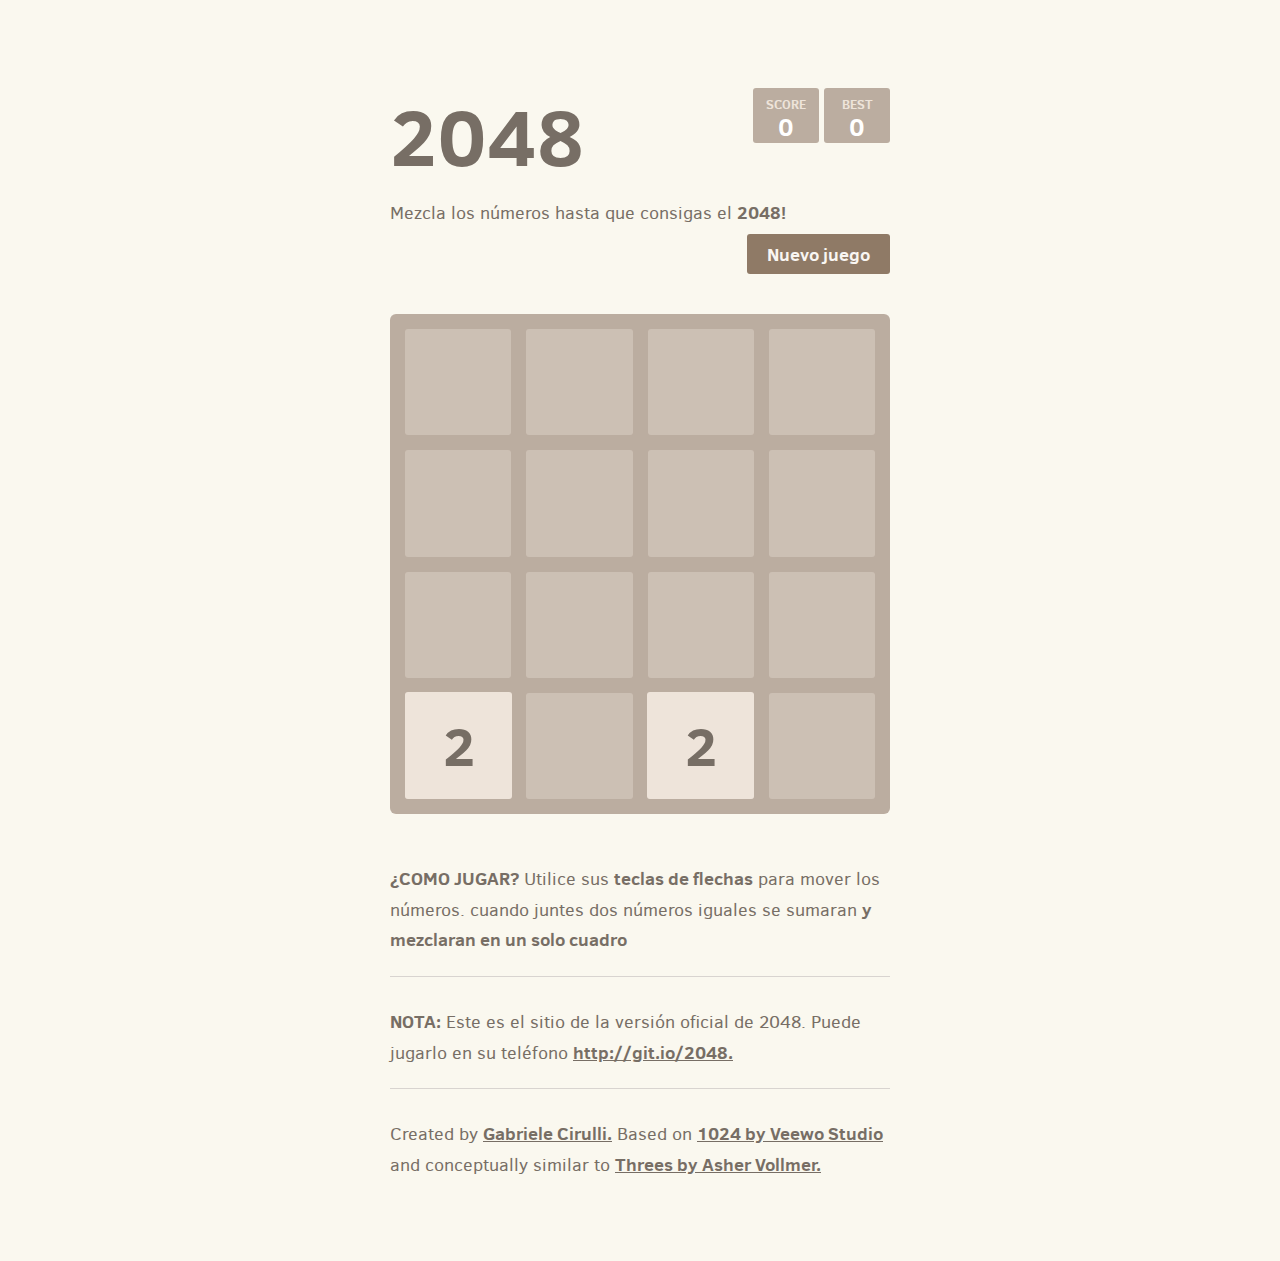
<file: games/2048/index.html>
<!DOCTYPE html>
<html>
<head>
  <meta charset="utf-8">
  <title>2048</title>

  <link href="style/main.css" rel="stylesheet" type="text/css">
  <link rel="shortcut icon" href="favicon.ico">
  <link rel="apple-touch-icon" href="meta/apple-touch-icon.png">
  <link rel="apple-touch-startup-image" href="meta/apple-touch-startup-image-640x1096.png" media="(device-width: 320px) and (device-height: 568px) and (-webkit-device-pixel-ratio: 2)"> <!-- iPhone 5+ -->
  <link rel="apple-touch-startup-image" href="meta/apple-touch-startup-image-640x920.png"  media="(device-width: 320px) and (device-height: 480px) and (-webkit-device-pixel-ratio: 2)"> <!-- iPhone, retina -->
  <meta name="apple-mobile-web-app-capable" content="yes">
  <meta name="apple-mobile-web-app-status-bar-style" content="black">

  <meta name="HandheldFriendly" content="True">
  <meta name="MobileOptimized" content="320">
  <meta name="viewport" content="width=device-width, target-densitydpi=160dpi, initial-scale=1.0, maximum-scale=1, user-scalable=no, minimal-ui">
</head>
<body>
  <div class="container">
    <div class="heading">
      <h1 class="title">2048</h1>
      <div class="scores-container">
        <div class="score-container">0</div>
        <div class="best-container">0</div>
      </div>
    </div>

    <div class="above-game">
      <p class="game-intro">Mezcla los números hasta que consigas el <strong>2048!</strong></p>
      <a class="restart-button">Nuevo juego</a>
    </div>

    <div class="game-container">
      <div class="game-message">
        <p></p>
        <div class="lower">
	        <a class="keep-playing-button">Keep going</a>
          <a class="retry-button">Reintentar</a>
        </div>
      </div>

      <div class="grid-container">
        <div class="grid-row">
          <div class="grid-cell"></div>
          <div class="grid-cell"></div>
          <div class="grid-cell"></div>
          <div class="grid-cell"></div>
        </div>
        <div class="grid-row">
          <div class="grid-cell"></div>
          <div class="grid-cell"></div>
          <div class="grid-cell"></div>
          <div class="grid-cell"></div>
        </div>
        <div class="grid-row">
          <div class="grid-cell"></div>
          <div class="grid-cell"></div>
          <div class="grid-cell"></div>
          <div class="grid-cell"></div>
        </div>
        <div class="grid-row">
          <div class="grid-cell"></div>
          <div class="grid-cell"></div>
          <div class="grid-cell"></div>
          <div class="grid-cell"></div>
        </div>
      </div>

      <div class="tile-container">

      </div>
    </div>

    <p class="game-explanation">
      <strong class="important">¿Como Jugar?</strong> Utilice sus <strong>teclas de flechas</strong> para mover los números. cuando juntes dos números iguales se sumaran <strong>y mezclaran en un solo cuadro</strong>
    </p>
    <hr>
    <p>
    <strong class="important">Nota:</strong> Este es el sitio de la versión oficial de 2048. Puede jugarlo en su teléfono <a href="http://git.io/2048">http://git.io/2048.</a> 
    </p>
    <hr>
    <p>
    Created by <a href="http://gabrielecirulli.com" target="_blank">Gabriele Cirulli.</a> Based on <a href="https://itunes.apple.com/us/app/1024!/id823499224" target="_blank">1024 by Veewo Studio</a> and conceptually similar to <a href="http://asherv.com/threes/" target="_blank">Threes by Asher Vollmer.</a>
    </p>
  </div>

  <script src="js/bind_polyfill.js"></script>
  <script src="js/classlist_polyfill.js"></script>
  <script src="js/animframe_polyfill.js"></script>
  <script src="js/keyboard_input_manager.js"></script>
  <script src="js/html_actuator.js"></script>
  <script src="js/grid.js"></script>
  <script src="js/tile.js"></script>
  <script src="js/local_storage_manager.js"></script>
  <script src="js/game_manager.js"></script>
  <script src="js/application.js"></script>
</body>
</html>
</file>
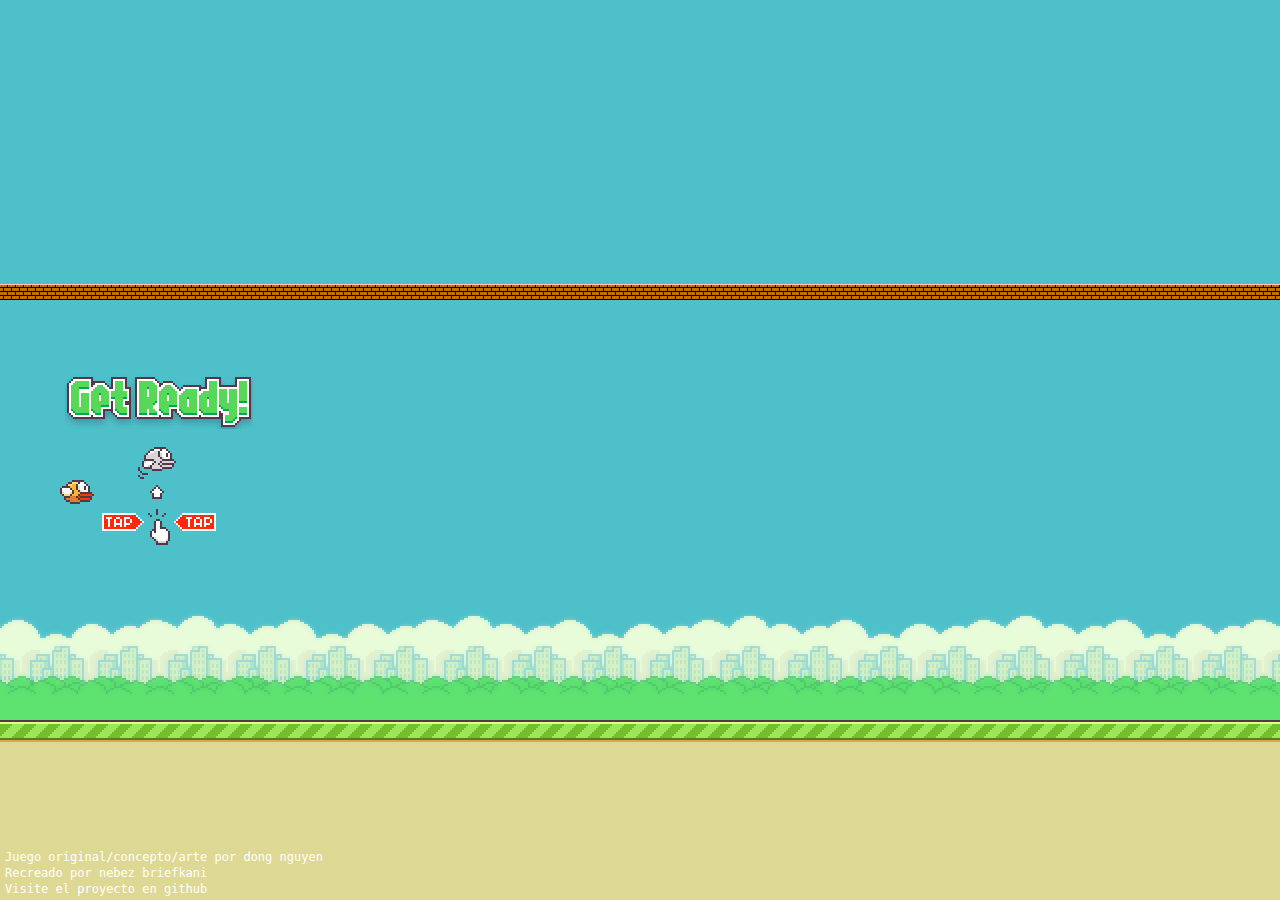
<file: games/flappy_bird/index.html>
<!DOCTYPE html>
<html lang="en">
<!--
   Copyright 2014 Nebez Briefkani
   floppybird - index.html

   Licensed under the Apache License, Version 2.0 (the "License");
   you may not use this file except in compliance with the License.
   You may obtain a copy of the License at

       http://www.apache.org/licenses/LICENSE-2.0

   Unless required by applicable law or agreed to in writing, software
   distributed under the License is distributed on an "AS IS" BASIS,
   WITHOUT WARRANTIES OR CONDITIONS OF ANY KIND, either express or implied.
   See the License for the specific language governing permissions and
   limitations under the License.
-->

   <head>
      <title>Floppy Bird</title>
      <link rel="shortcut icon" href="favicon.ico">
      <meta http-equiv="content-type" content="text/html; charset=utf-8" />
      <meta name="author" content="Nebez Briefkani" />
      <meta name="description" content="play floppy bird. a remake of popular game flappy bird using just html/css/js" />
      <meta name="keywords" content="flappybird,flappy,bird,floppybird,floppy,html,html5,css,css3,js,javascript,jquery,github,nebez,briefkani,nebezb,open,source,opensource" />
      <meta name="viewport" content="width=device-width, initial-scale=1.0, maximum-scale=1.0, user-scalable=0" />

      <!-- Open Graph tags -->
      <meta property="og:title" content="Floppy Bird" />
      <meta property="og:description" content="play floppy bird. a remake of popular game flappy bird using just html/css/js" />
      <meta property="og:type" content="website" />
      <meta property="og:image" content="http://nebez.github.io/floppybird/assets/thumb.png" />
      <meta property="og:url" content="http://nebez.github.io/floppybird/" />
      <meta property="og:site_name" content="Floppy Bird" />
      
      <!-- Style sheets -->
      <link href="css/reset.css" rel="stylesheet">
      <link href="css/main.css" rel="stylesheet">
   </head>
   <body>
      <div id="gamecontainer">
         <div id="gamescreen">
            <div id="sky" class="animated">
               <div id="flyarea">
                  <div id="ceiling" class="animated"></div>
                  <!-- This is the flying and pipe area container -->
                  <div id="player" class="bird animated"></div>
                  
                  <div id="bigscore"></div>
                  
                  <div id="splash"></div>
                  
                  <div id="scoreboard">
                     <div id="medal"></div>
                     <div id="currentscore"></div>
                     <div id="highscore"></div>
                     <div id="replay"><img src="assets/replay.png" alt="replay"></div>
                  </div>
                  
                  <!-- Pipes go here! -->
               </div>
            </div>
            <div id="land" class="animated"><div id="debug"></div></div>
         </div>
      </div>
      <div id="footer">
         <a href="http://www.dotgears.com/">Juego original/concepto/arte por dong nguyen</a>
         <a href="http://nebezb.com/">Recreado por nebez briefkani</a>
         <a href="http://github.com/nebez/floppybird/">Visite el proyecto en github</a>
      </div>
      <div class="boundingbox" id="playerbox"></div>
      <div class="boundingbox" id="pipebox"></div>
      
      <script src="js/jquery.min.js"></script>
      <script src="js/jquery.transit.min.js"></script>
      <script src="js/buzz.min.js"></script>
      <script src="js/main.js"></script>
   </body>
</html>
</file>
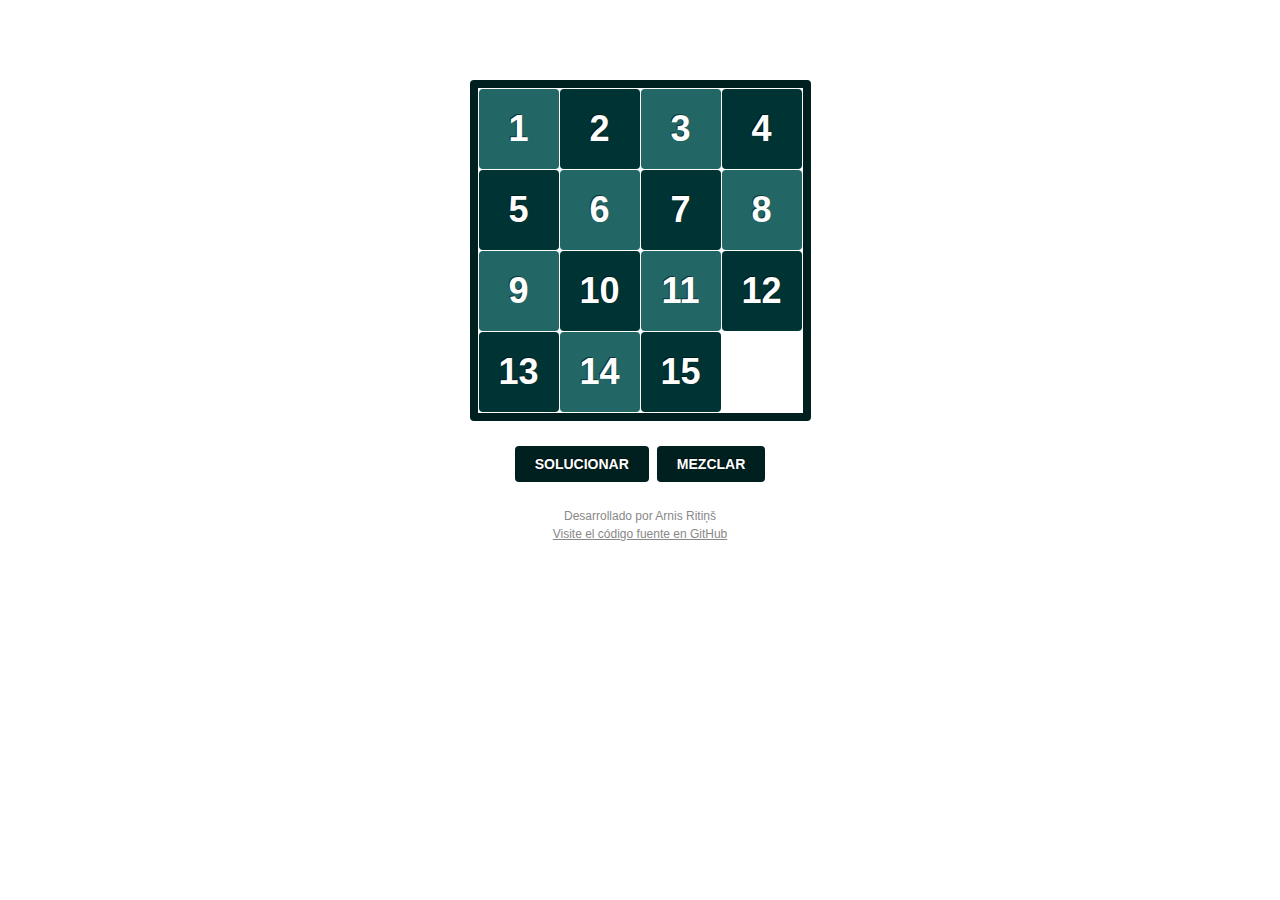
<file: games/puzzle/index.html>
<!DOCTYPE html>
<html>
<head>
	
	<meta charset="utf-8">
	<title>Organiador númerico</title>
	<link rel="shortcut icon" href="favicon.ico">
	<link rel="stylesheet" href="15-puzzle.css">
</head>
<body>
	<div id="puzzle"></div>
	<div id="controls">
		<button id="solve">Solucionar</button>		
		<button id="scramble">Mezclar</button>
	</div>
	
	<p>Desarrollado por Arnis Ritiņš</p>
	<p><a href="https://github.com/arnisritins/15-Puzzle">Visite el código fuente en GitHub</a></p>

	<script src="15-puzzle.js"></script>
</body>
</html>
</file>
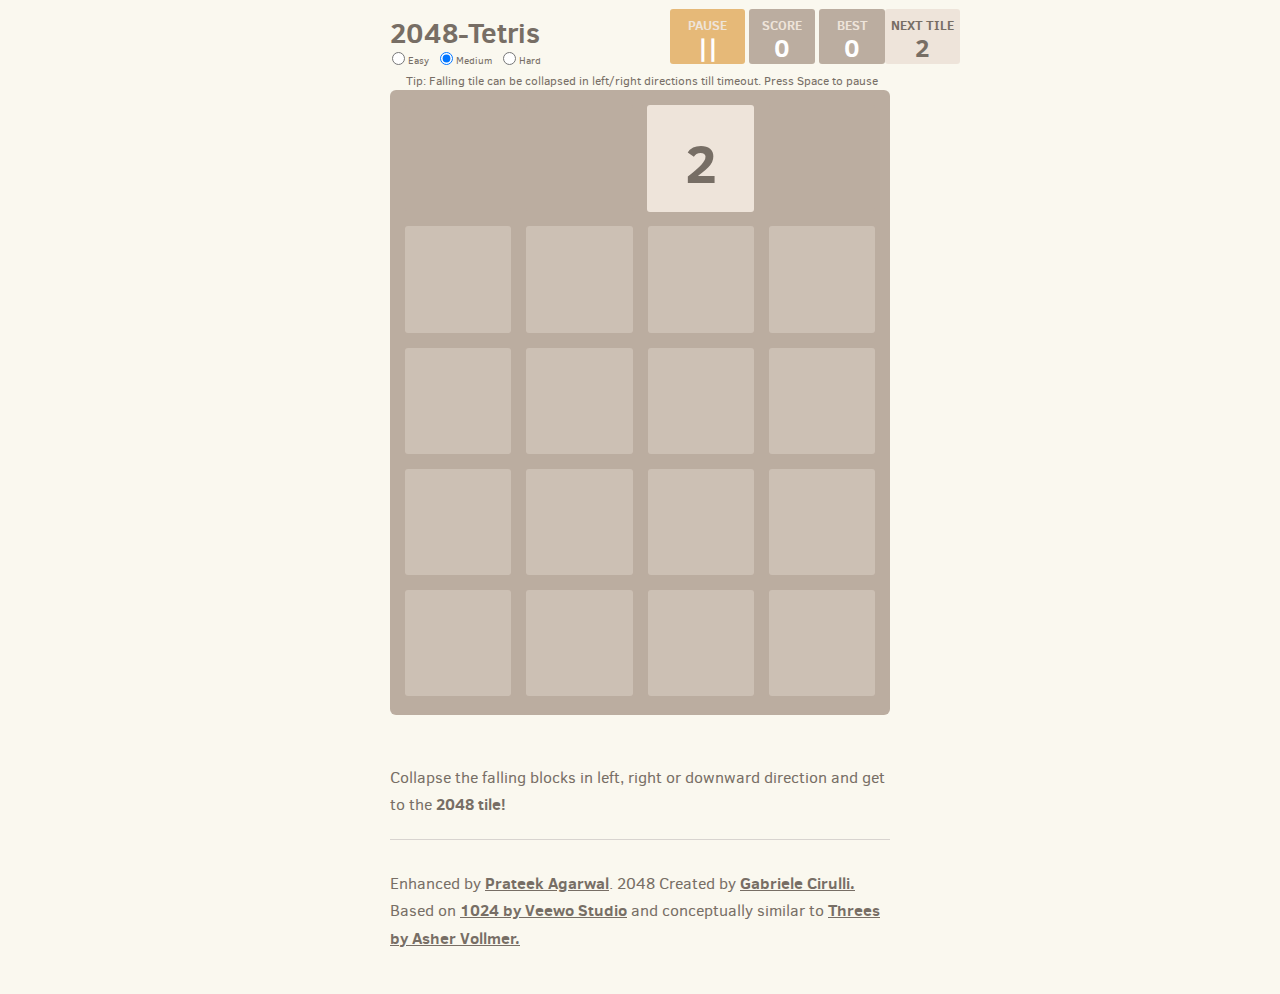
<file: games/tetris_2048/index.html>
<!DOCTYPE html>
<html>
<head>
  <meta charset="utf-8">
  <title>2048-Tetris</title>

  <link href="style/main.css" rel="stylesheet" type="text/css">
  <link rel="shortcut icon" href="favicon.ico">
  <link rel="apple-touch-icon" href="meta/apple-touch-icon.png">
  <meta name="apple-mobile-web-app-capable" content="yes">

  <meta name="HandheldFriendly" content="True">
  <meta name="MobileOptimized" content="320">
  <meta name="viewport" content="width=device-width, target-densitydpi=160dpi, initial-scale=1.0, maximum-scale=1, user-scalable=no, minimal-ui">

  <meta property="og:title" content="2048 Tetris"/>
  <meta property="og:site_name" content="2048 Tetris"/>
  <meta property="og:description" content="2048 with the awesomeness of Tetris! Careful: this game is extremely addictive!"/>
  <meta property="og:image" content="http://gabrielecirulli.github.io/2048/meta/og_image.png"/>
</head>
<!-- body starts here-->
<body>
  <div class="next-tile-container"></div>
  <div class="container">
    <div class="heading">
      <h1 class="title">2048-Tetris</h1>
      <div class="scores-container">
        <div class="pause-container" onclick="pause();" id = "Pause" title="Spacebar">||</div>
        <div class="score-container">0</div>
        <div class="best-container">0</div>
      </div>
      <div class="levels-container">
        <input type="radio" onclick="setLevel(0)" value="Easy" name="level" id="levele">
        <label for="levele">Easy</label>
        <input type="radio" onclick="setLevel(1)" value="Medium" name="level" id="levelm" checked>
        <label for="levelm">Medium</label>
        <input type="radio" onclick="setLevel(2)" value="Hard" name="level" id="levelh">
        <label for="levelh">Hard</label>
      </div>
        <!-- <input type="button" style="margin:10px" onclick="pause();" value="Pause" id="Pause"> -->
    </div>
    <span style="font-size: 12px; padding-left: 16px">
    Tip: Falling tile can be collapsed in left/right directions till timeout. Press Space to pause</span>
    <div class="game-container">
      <div class="game-message">
        <p></p>
        <div class="lower">
	        <a class="keep-playing-button">Keep going</a>
          <a class="retry-button">Try again</a>
          <div class="score-sharing"></div>
        </div>
      </div>

      <div class="grid-container">
        <div class="grid-row">
          <div class="grid-cell invi"></div>
          <div class="grid-cell invi"></div>
          <div class="grid-cell invi"></div>
          <div class="grid-cell invi"></div>
        </div>
        <div class="grid-row">
          <div class="grid-cell"></div>
          <div class="grid-cell"></div>
          <div class="grid-cell"></div>
          <div class="grid-cell"></div>
        </div>
        <div class="grid-row">
          <div class="grid-cell"></div>
          <div class="grid-cell"></div>
          <div class="grid-cell"></div>
          <div class="grid-cell"></div>
        </div>
        <div class="grid-row">
          <div class="grid-cell"></div>
          <div class="grid-cell"></div>
          <div class="grid-cell"></div>
          <div class="grid-cell"></div>
        </div>
        <div class="grid-row">
          <div class="grid-cell"></div>
          <div class="grid-cell"></div>
          <div class="grid-cell"></div>
          <div class="grid-cell"></div>
        </div>
      </div>

      <div class="tile-container">

      </div>
    </div>

    <p class="game-explanation">
        <p class="game-intro">Collapse the falling blocks in left, right or downward direction and get to the <strong>2048 tile!</strong></p>
    </p>
    <hr>
    <p>
    Enhanced by <a href="http://github.com/prat0318" target="_blank">Prateek Agarwal</a>. 2048 Created by <a href="http://gabrielecirulli.com" target="_blank">Gabriele Cirulli.</a> Based on <a href="https://itunes.apple.com/us/app/1024!/id823499224" target="_blank">1024 by Veewo Studio</a> and conceptually similar to <a href="http://asherv.com/threes/" target="_blank">Threes by Asher Vollmer.</a>
    </p>
    <div class="sharing">
      <iframe src="http://ghbtns.com/github-btn.html?user=prat0318&repo=2048-tetris&type=watch"
      allowtransparency="true" frameborder="0" scrolling="0" width="62" height="20"></iframe>
      <iframe src="http://ghbtns.com/github-btn.html?user=prat0318&repo=2048-tetris&type=fork"
        allowtransparency="true" frameborder="0" scrolling="0" width="53" height="20"></iframe>
    </div>
  </div>

  <script type='text/javascript' > 
    window.timeOut = 700; 
    window.autoFall = null;
    window.moveObj = null;
    window.trySlideDown = null;
    window.EASY = 0.95;
    window.MEDIUM = 0.90;
    window.HARD = 0.85;
    window.FACTOR = window.MEDIUM;
  </script>
  <script src="js/animframe_polyfill.js"></script>
  <script src="js/keyboard_input_manager.js"></script>
  <script src="js/html_actuator.js"></script>
  <script src="js/grid.js"></script>
  <script src="js/tile.js"></script>
  <script src="js/local_score_manager.js"></script>
  <script src="js/game_manager.js"></script>
  <script src="js/application.js"></script>

<script>
  (function(i,s,o,g,r,a,m){i['GoogleAnalyticsObject']=r;i[r]=i[r]||function(){
  (i[r].q=i[r].q||[]).push(arguments)},i[r].l=1*new Date();a=s.createElement(o),
  m=s.getElementsByTagName(o)[0];a.async=1;a.src=g;m.parentNode.insertBefore(a,m)
  })(window,document,'script','//www.google-analytics.com/analytics.js','ga');

  ga('create', 'UA-49179912-1', 'prat0318.github.io');
  ga('send', 'pageview');

</script>
<script>
  function pause() {
    var elem = document.getElementById("Pause");
    if(elem.innerHTML == "||") {
     window.clearTimeout(window.autoFall);
      elem.innerHTML = "&#9658;";
      elem.setAttribute('class','pause-container paused');
    } else {
      window.autoFall = setTimeout(function(){window.moveObj.move(4);}, window.timeOut);
      elem.innerHTML = "||";
      elem.setAttribute('class','pause-container');
    }
  }

  function setLevel(val) {
    switch(val) {
      case 0: window.FACTOR = window.EASY;
              break;
      case 2: window.FACTOR = window.HARD;
              break;
      default:
              window.FACTOR = window.MEDIUM;
    }
  }
</script>
</body>
</html>
</file>
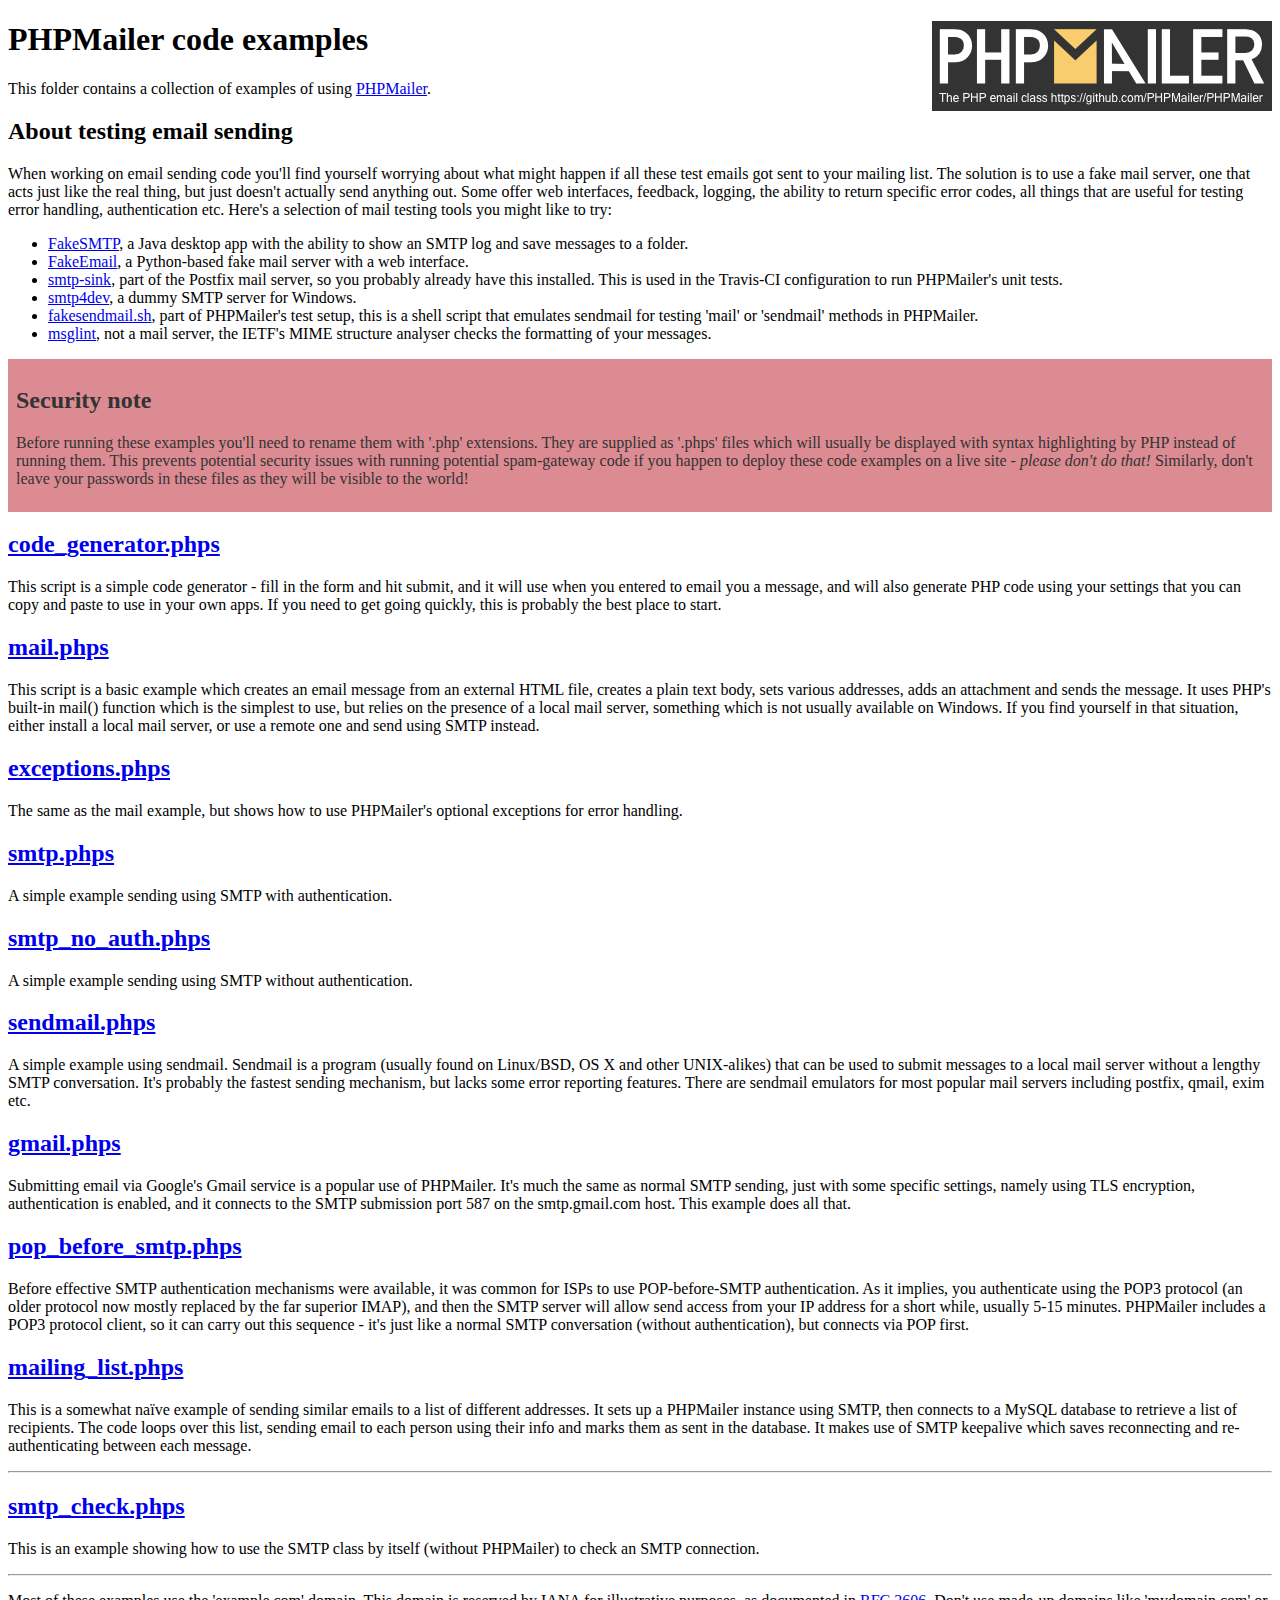
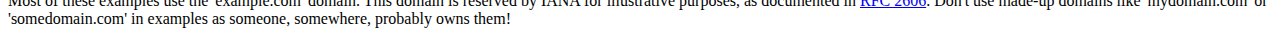
<file: services/PHPMailer/examples/index.html>
<!DOCTYPE html>
<html>
<head>
	<meta charset="UTF-8">
	<title>PHPMailer Examples</title>
</head>
<body>
<h1>PHPMailer code examples<a href="https://github.com/PHPMailer/PHPMailer"><img src="images/phpmailer.png" style="float:right; border:0;" alt="PHPMailer logo"></a></h1>
<p>This folder contains a collection of examples of using <a href="https://github.com/PHPMailer/PHPMailer">PHPMailer</a>.</p>
<h2>About testing email sending</h2>
<p>When working on email sending code you'll find yourself worrying about what might happen if all these test emails got sent to your mailing list. The solution is to use a fake mail server, one that acts just like the real thing, but just doesn't actually send anything out. Some offer web interfaces, feedback, logging, the ability to return specific error codes, all things that are useful for testing error handling, authentication etc. Here's a selection of mail testing tools you might like to try:</p>
<ul>
  <li><a href="https://github.com/Nilhcem/FakeSMTP">FakeSMTP</a>, a Java desktop app with the ability to show an SMTP log and save messages to a folder. </li>
  <li><a href="https://github.com/isotoma/FakeEmail">FakeEmail</a>, a Python-based fake mail server with a web interface.</li>
  <li><a href="http://www.postfix.org/smtp-sink.1.html">smtp-sink</a>, part of the Postfix mail server, so you probably already have this installed. This is used in the Travis-CI configuration to run PHPMailer's unit tests.</li>
  <li><a href="http://smtp4dev.codeplex.com">smtp4dev</a>, a dummy SMTP server for Windows.</li>
  <li><a href="https://github.com/PHPMailer/PHPMailer/blob/master/test/fakesendmail.sh">fakesendmail.sh</a>, part of PHPMailer's test setup, this is a shell script that emulates sendmail for testing 'mail' or 'sendmail' methods in PHPMailer.</li>
  <li><a href="http://tools.ietf.org/tools/msglint/">msglint</a>, not a mail server, the IETF's MIME structure analyser checks the formatting of your messages.</li>
</ul>
<div style="padding: 8px; color: #333333; background-color: #dc8b92">
<h2>Security note</h2>
<p>Before running these examples you'll need to rename them with '.php' extensions. They are supplied as '.phps' files which will usually be displayed with syntax highlighting by PHP instead of running them. This prevents potential security issues with running potential spam-gateway code if you happen to deploy these code examples on a live site - <em>please don't do that!</em> Similarly, don't leave your passwords in these files as they will be visible to the world!</p>
</div>
<h2><a href="code_generator.phps">code_generator.phps</a></h2>
<p>This script is a simple code generator - fill in the form and hit submit, and it will use when you entered to email you a message, and will also generate PHP code using your settings that you can copy and paste to use in your own apps. If you need to get going quickly, this is probably the best place to start.</p>
<h2><a href="mail.phps">mail.phps</a></h2>
<p>This script is a basic example which creates an email message from an external HTML file, creates a plain text body, sets various addresses, adds an attachment and sends the message. It uses PHP's built-in mail() function which is the simplest to use, but relies on the presence of a local mail server, something which is not usually available on Windows. If you find yourself in that situation, either install a local mail server, or use a remote one and send using SMTP instead.</p>
<h2><a href="exceptions.phps">exceptions.phps</a></h2>
<p>The same as the mail example, but shows how to use PHPMailer's optional exceptions for error handling.</p>
<h2><a href="smtp.phps">smtp.phps</a></h2>
<p>A simple example sending using SMTP with authentication.</p>
<h2><a href="smtp_no_auth.phps">smtp_no_auth.phps</a></h2>
<p>A simple example sending using SMTP without authentication.</p>
<h2><a href="sendmail.phps">sendmail.phps</a></h2>
<p>A simple example using sendmail. Sendmail is a program (usually found on Linux/BSD, OS X and other UNIX-alikes) that can be used to submit messages to a local mail server without a lengthy SMTP conversation. It's probably the fastest sending mechanism, but lacks some error reporting features. There are sendmail emulators for most popular mail servers including postfix, qmail, exim etc.</p>
<h2><a href="gmail.phps">gmail.phps</a></h2>
<p>Submitting email via Google's Gmail service is a popular use of PHPMailer. It's much the same as normal SMTP sending, just with some specific settings, namely using TLS encryption, authentication is enabled, and it connects to the SMTP submission port 587 on the smtp.gmail.com host. This example does all that.</p>
<h2><a href="pop_before_smtp.phps">pop_before_smtp.phps</a></h2>
<p>Before effective SMTP authentication mechanisms were available, it was common for ISPs to use POP-before-SMTP authentication. As it implies, you authenticate using the POP3 protocol (an older protocol now mostly replaced by the far superior IMAP), and then the SMTP server will allow send access from your IP address for a short while, usually 5-15 minutes. PHPMailer includes a POP3 protocol client, so it can carry out this sequence - it's just like a normal SMTP conversation (without authentication), but connects via POP first.</p>
<h2><a href="mailing_list.phps">mailing_list.phps</a></h2>
<p>This is a somewhat naïve example of sending similar emails to a list of different addresses. It sets up a PHPMailer instance using SMTP, then connects to a MySQL database to retrieve a list of recipients. The code loops over this list, sending email to each person using their info and marks them as sent in the database. It makes use of SMTP keepalive which saves reconnecting and re-authenticating between each message.</p>
<hr>
<h2><a href="smtp_check.phps">smtp_check.phps</a></h2>
<p>This is an example showing how to use the SMTP class by itself (without PHPMailer) to check an SMTP connection.</p>
<hr>
<p>Most of these examples use the 'example.com' domain. This domain is reserved by IANA for illustrative purposes, as documented in <a href="http://tools.ietf.org/html/rfc2606">RFC 2606</a>. Don't use made-up domains like 'mydomain.com' or 'somedomain.com' in examples as someone, somewhere, probably owns them!</p>
</body>
</html>
</file>
<file: games/2048/style/main.css>
@import url(fonts/clear-sans.css);
html, body {
  margin: 0;
  padding: 0;
  background: #faf8ef;
  color: #776e65;
  font-family: "Clear Sans", "Helvetica Neue", Arial, sans-serif;
  font-size: 18px; }

body {
  margin: 80px 0; }

.heading:after {
  content: "";
  display: block;
  clear: both; }

h1.title {
  font-size: 80px;
  font-weight: bold;
  margin: 0;
  display: block;
  float: left; }

@-webkit-keyframes move-up {
  0% {
    top: 25px;
    opacity: 1; }

  100% {
    top: -50px;
    opacity: 0; } }
@-moz-keyframes move-up {
  0% {
    top: 25px;
    opacity: 1; }

  100% {
    top: -50px;
    opacity: 0; } }
@keyframes move-up {
  0% {
    top: 25px;
    opacity: 1; }

  100% {
    top: -50px;
    opacity: 0; } }
.scores-container {
  float: right;
  text-align: right; }

.score-container, .best-container {
  position: relative;
  display: inline-block;
  background: #bbada0;
  padding: 15px 25px;
  font-size: 25px;
  height: 25px;
  line-height: 47px;
  font-weight: bold;
  border-radius: 3px;
  color: white;
  margin-top: 8px;
  text-align: center; }
  .score-container:after, .best-container:after {
    position: absolute;
    width: 100%;
    top: 10px;
    left: 0;
    text-transform: uppercase;
    font-size: 13px;
    line-height: 13px;
    text-align: center;
    color: #eee4da; }
  .score-container .score-addition, .best-container .score-addition {
    position: absolute;
    right: 30px;
    color: red;
    font-size: 25px;
    line-height: 25px;
    font-weight: bold;
    color: rgba(119, 110, 101, 0.9);
    z-index: 100;
    -webkit-animation: move-up 600ms ease-in;
    -moz-animation: move-up 600ms ease-in;
    animation: move-up 600ms ease-in;
    -webkit-animation-fill-mode: both;
    -moz-animation-fill-mode: both;
    animation-fill-mode: both; }

.score-container:after {
  content: "Score"; }

.best-container:after {
  content: "Best"; }

p {
  margin-top: 0;
  margin-bottom: 10px;
  line-height: 1.65; }

a {
  color: #776e65;
  font-weight: bold;
  text-decoration: underline;
  cursor: pointer; }

strong.important {
  text-transform: uppercase; }

hr {
  border: none;
  border-bottom: 1px solid #d8d4d0;
  margin-top: 20px;
  margin-bottom: 30px; }

.container {
  width: 500px;
  margin: 0 auto; }

@-webkit-keyframes fade-in {
  0% {
    opacity: 0; }

  100% {
    opacity: 1; } }
@-moz-keyframes fade-in {
  0% {
    opacity: 0; }

  100% {
    opacity: 1; } }
@keyframes fade-in {
  0% {
    opacity: 0; }

  100% {
    opacity: 1; } }
.game-container {
  margin-top: 40px;
  position: relative;
  padding: 15px;
  cursor: default;
  -webkit-touch-callout: none;
  -ms-touch-callout: none;
  -webkit-user-select: none;
  -moz-user-select: none;
  -ms-user-select: none;
  -ms-touch-action: none;
  touch-action: none;
  background: #bbada0;
  border-radius: 6px;
  width: 500px;
  height: 500px;
  -webkit-box-sizing: border-box;
  -moz-box-sizing: border-box;
  box-sizing: border-box; }
  .game-container .game-message {
    display: none;
    position: absolute;
    top: 0;
    right: 0;
    bottom: 0;
    left: 0;
    background: rgba(238, 228, 218, 0.5);
    z-index: 100;
    text-align: center;
    -webkit-animation: fade-in 800ms ease 1200ms;
    -moz-animation: fade-in 800ms ease 1200ms;
    animation: fade-in 800ms ease 1200ms;
    -webkit-animation-fill-mode: both;
    -moz-animation-fill-mode: both;
    animation-fill-mode: both; }
    .game-container .game-message p {
      font-size: 60px;
      font-weight: bold;
      height: 60px;
      line-height: 60px;
      margin-top: 222px; }
    .game-container .game-message .lower {
      display: block;
      margin-top: 59px; }
    .game-container .game-message a {
      display: inline-block;
      background: #8f7a66;
      border-radius: 3px;
      padding: 0 20px;
      text-decoration: none;
      color: #f9f6f2;
      height: 40px;
      line-height: 42px;
      margin-left: 9px; }
      .game-container .game-message a.keep-playing-button {
        display: none; }
    .game-container .game-message.game-won {
      background: rgba(237, 194, 46, 0.5);
      color: #f9f6f2; }
      .game-container .game-message.game-won a.keep-playing-button {
        display: inline-block; }
    .game-container .game-message.game-won, .game-container .game-message.game-over {
      display: block; }

.grid-container {
  position: absolute;
  z-index: 1; }

.grid-row {
  margin-bottom: 15px; }
  .grid-row:last-child {
    margin-bottom: 0; }
  .grid-row:after {
    content: "";
    display: block;
    clear: both; }

.grid-cell {
  width: 106.25px;
  height: 106.25px;
  margin-right: 15px;
  float: left;
  border-radius: 3px;
  background: rgba(238, 228, 218, 0.35); }
  .grid-cell:last-child {
    margin-right: 0; }

.tile-container {
  position: absolute;
  z-index: 2; }

.tile, .tile .tile-inner {
  width: 107px;
  height: 107px;
  line-height: 107px; }
.tile.tile-position-1-1 {
  -webkit-transform: translate(0px, 0px);
  -moz-transform: translate(0px, 0px);
  -ms-transform: translate(0px, 0px);
  transform: translate(0px, 0px); }
.tile.tile-position-1-2 {
  -webkit-transform: translate(0px, 121px);
  -moz-transform: translate(0px, 121px);
  -ms-transform: translate(0px, 121px);
  transform: translate(0px, 121px); }
.tile.tile-position-1-3 {
  -webkit-transform: translate(0px, 242px);
  -moz-transform: translate(0px, 242px);
  -ms-transform: translate(0px, 242px);
  transform: translate(0px, 242px); }
.tile.tile-position-1-4 {
  -webkit-transform: translate(0px, 363px);
  -moz-transform: translate(0px, 363px);
  -ms-transform: translate(0px, 363px);
  transform: translate(0px, 363px); }
.tile.tile-position-2-1 {
  -webkit-transform: translate(121px, 0px);
  -moz-transform: translate(121px, 0px);
  -ms-transform: translate(121px, 0px);
  transform: translate(121px, 0px); }
.tile.tile-position-2-2 {
  -webkit-transform: translate(121px, 121px);
  -moz-transform: translate(121px, 121px);
  -ms-transform: translate(121px, 121px);
  transform: translate(121px, 121px); }
.tile.tile-position-2-3 {
  -webkit-transform: translate(121px, 242px);
  -moz-transform: translate(121px, 242px);
  -ms-transform: translate(121px, 242px);
  transform: translate(121px, 242px); }
.tile.tile-position-2-4 {
  -webkit-transform: translate(121px, 363px);
  -moz-transform: translate(121px, 363px);
  -ms-transform: translate(121px, 363px);
  transform: translate(121px, 363px); }
.tile.tile-position-3-1 {
  -webkit-transform: translate(242px, 0px);
  -moz-transform: translate(242px, 0px);
  -ms-transform: translate(242px, 0px);
  transform: translate(242px, 0px); }
.tile.tile-position-3-2 {
  -webkit-transform: translate(242px, 121px);
  -moz-transform: translate(242px, 121px);
  -ms-transform: translate(242px, 121px);
  transform: translate(242px, 121px); }
.tile.tile-position-3-3 {
  -webkit-transform: translate(242px, 242px);
  -moz-transform: translate(242px, 242px);
  -ms-transform: translate(242px, 242px);
  transform: translate(242px, 242px); }
.tile.tile-position-3-4 {
  -webkit-transform: translate(242px, 363px);
  -moz-transform: translate(242px, 363px);
  -ms-transform: translate(242px, 363px);
  transform: translate(242px, 363px); }
.tile.tile-position-4-1 {
  -webkit-transform: translate(363px, 0px);
  -moz-transform: translate(363px, 0px);
  -ms-transform: translate(363px, 0px);
  transform: translate(363px, 0px); }
.tile.tile-position-4-2 {
  -webkit-transform: translate(363px, 121px);
  -moz-transform: translate(363px, 121px);
  -ms-transform: translate(363px, 121px);
  transform: translate(363px, 121px); }
.tile.tile-position-4-3 {
  -webkit-transform: translate(363px, 242px);
  -moz-transform: translate(363px, 242px);
  -ms-transform: translate(363px, 242px);
  transform: translate(363px, 242px); }
.tile.tile-position-4-4 {
  -webkit-transform: translate(363px, 363px);
  -moz-transform: translate(363px, 363px);
  -ms-transform: translate(363px, 363px);
  transform: translate(363px, 363px); }

.tile {
  position: absolute;
  -webkit-transition: 100ms ease-in-out;
  -moz-transition: 100ms ease-in-out;
  transition: 100ms ease-in-out;
  -webkit-transition-property: -webkit-transform;
  -moz-transition-property: -moz-transform;
  transition-property: transform; }
  .tile .tile-inner {
    border-radius: 3px;
    background: #eee4da;
    text-align: center;
    font-weight: bold;
    z-index: 10;
    font-size: 55px; }
  .tile.tile-2 .tile-inner {
    background: #eee4da;
    box-shadow: 0 0 30px 10px rgba(243, 215, 116, 0), inset 0 0 0 1px rgba(255, 255, 255, 0); }
  .tile.tile-4 .tile-inner {
    background: #ede0c8;
    box-shadow: 0 0 30px 10px rgba(243, 215, 116, 0), inset 0 0 0 1px rgba(255, 255, 255, 0); }
  .tile.tile-8 .tile-inner {
    color: #f9f6f2;
    background: #f2b179; }
  .tile.tile-16 .tile-inner {
    color: #f9f6f2;
    background: #f59563; }
  .tile.tile-32 .tile-inner {
    color: #f9f6f2;
    background: #f67c5f; }
  .tile.tile-64 .tile-inner {
    color: #f9f6f2;
    background: #f65e3b; }
  .tile.tile-128 .tile-inner {
    color: #f9f6f2;
    background: #edcf72;
    box-shadow: 0 0 30px 10px rgba(243, 215, 116, 0.2381), inset 0 0 0 1px rgba(255, 255, 255, 0.14286);
    font-size: 45px; }
    @media screen and (max-width: 520px) {
      .tile.tile-128 .tile-inner {
        font-size: 25px; } }
  .tile.tile-256 .tile-inner {
    color: #f9f6f2;
    background: #edcc61;
    box-shadow: 0 0 30px 10px rgba(243, 215, 116, 0.31746), inset 0 0 0 1px rgba(255, 255, 255, 0.19048);
    font-size: 45px; }
    @media screen and (max-width: 520px) {
      .tile.tile-256 .tile-inner {
        font-size: 25px; } }
  .tile.tile-512 .tile-inner {
    color: #f9f6f2;
    background: #edc850;
    box-shadow: 0 0 30px 10px rgba(243, 215, 116, 0.39683), inset 0 0 0 1px rgba(255, 255, 255, 0.2381);
    font-size: 45px; }
    @media screen and (max-width: 520px) {
      .tile.tile-512 .tile-inner {
        font-size: 25px; } }
  .tile.tile-1024 .tile-inner {
    color: #f9f6f2;
    background: #edc53f;
    box-shadow: 0 0 30px 10px rgba(243, 215, 116, 0.47619), inset 0 0 0 1px rgba(255, 255, 255, 0.28571);
    font-size: 35px; }
    @media screen and (max-width: 520px) {
      .tile.tile-1024 .tile-inner {
        font-size: 15px; } }
  .tile.tile-2048 .tile-inner {
    color: #f9f6f2;
    background: #edc22e;
    box-shadow: 0 0 30px 10px rgba(243, 215, 116, 0.55556), inset 0 0 0 1px rgba(255, 255, 255, 0.33333);
    font-size: 35px; }
    @media screen and (max-width: 520px) {
      .tile.tile-2048 .tile-inner {
        font-size: 15px; } }
  .tile.tile-super .tile-inner {
    color: #f9f6f2;
    background: #3c3a32;
    font-size: 30px; }
    @media screen and (max-width: 520px) {
      .tile.tile-super .tile-inner {
        font-size: 10px; } }

@-webkit-keyframes appear {
  0% {
    opacity: 0;
    -webkit-transform: scale(0);
    -moz-transform: scale(0);
    -ms-transform: scale(0);
    transform: scale(0); }

  100% {
    opacity: 1;
    -webkit-transform: scale(1);
    -moz-transform: scale(1);
    -ms-transform: scale(1);
    transform: scale(1); } }
@-moz-keyframes appear {
  0% {
    opacity: 0;
    -webkit-transform: scale(0);
    -moz-transform: scale(0);
    -ms-transform: scale(0);
    transform: scale(0); }

  100% {
    opacity: 1;
    -webkit-transform: scale(1);
    -moz-transform: scale(1);
    -ms-transform: scale(1);
    transform: scale(1); } }
@keyframes appear {
  0% {
    opacity: 0;
    -webkit-transform: scale(0);
    -moz-transform: scale(0);
    -ms-transform: scale(0);
    transform: scale(0); }

  100% {
    opacity: 1;
    -webkit-transform: scale(1);
    -moz-transform: scale(1);
    -ms-transform: scale(1);
    transform: scale(1); } }
.tile-new .tile-inner {
  -webkit-animation: appear 200ms ease 100ms;
  -moz-animation: appear 200ms ease 100ms;
  animation: appear 200ms ease 100ms;
  -webkit-animation-fill-mode: backwards;
  -moz-animation-fill-mode: backwards;
  animation-fill-mode: backwards; }

@-webkit-keyframes pop {
  0% {
    -webkit-transform: scale(0);
    -moz-transform: scale(0);
    -ms-transform: scale(0);
    transform: scale(0); }

  50% {
    -webkit-transform: scale(1.2);
    -moz-transform: scale(1.2);
    -ms-transform: scale(1.2);
    transform: scale(1.2); }

  100% {
    -webkit-transform: scale(1);
    -moz-transform: scale(1);
    -ms-transform: scale(1);
    transform: scale(1); } }
@-moz-keyframes pop {
  0% {
    -webkit-transform: scale(0);
    -moz-transform: scale(0);
    -ms-transform: scale(0);
    transform: scale(0); }

  50% {
    -webkit-transform: scale(1.2);
    -moz-transform: scale(1.2);
    -ms-transform: scale(1.2);
    transform: scale(1.2); }

  100% {
    -webkit-transform: scale(1);
    -moz-transform: scale(1);
    -ms-transform: scale(1);
    transform: scale(1); } }
@keyframes pop {
  0% {
    -webkit-transform: scale(0);
    -moz-transform: scale(0);
    -ms-transform: scale(0);
    transform: scale(0); }

  50% {
    -webkit-transform: scale(1.2);
    -moz-transform: scale(1.2);
    -ms-transform: scale(1.2);
    transform: scale(1.2); }

  100% {
    -webkit-transform: scale(1);
    -moz-transform: scale(1);
    -ms-transform: scale(1);
    transform: scale(1); } }
.tile-merged .tile-inner {
  z-index: 20;
  -webkit-animation: pop 200ms ease 100ms;
  -moz-animation: pop 200ms ease 100ms;
  animation: pop 200ms ease 100ms;
  -webkit-animation-fill-mode: backwards;
  -moz-animation-fill-mode: backwards;
  animation-fill-mode: backwards; }

.above-game:after {
  content: "";
  display: block;
  clear: both; }

.game-intro {
  float: left;
  line-height: 42px;
  margin-bottom: 0; }

.restart-button {
  display: inline-block;
  background: #8f7a66;
  border-radius: 3px;
  padding: 0 20px;
  text-decoration: none;
  color: #f9f6f2;
  height: 40px;
  line-height: 42px;
  display: block;
  text-align: center;
  float: right; }

.game-explanation {
  margin-top: 50px; }

@media screen and (max-width: 520px) {
  html, body {
    font-size: 15px; }

  body {
    margin: 20px 0;
    padding: 0 20px; }

  h1.title {
    font-size: 27px;
    margin-top: 15px; }

  .container {
    width: 280px;
    margin: 0 auto; }

  .score-container, .best-container {
    margin-top: 0;
    padding: 15px 10px;
    min-width: 40px; }

  .heading {
    margin-bottom: 10px; }

  .game-intro {
    width: 55%;
    display: block;
    box-sizing: border-box;
    line-height: 1.65; }

  .restart-button {
    width: 42%;
    padding: 0;
    display: block;
    box-sizing: border-box;
    margin-top: 2px; }

  .game-container {
    margin-top: 17px;
    position: relative;
    padding: 10px;
    cursor: default;
    -webkit-touch-callout: none;
    -ms-touch-callout: none;
    -webkit-user-select: none;
    -moz-user-select: none;
    -ms-user-select: none;
    -ms-touch-action: none;
    touch-action: none;
    background: #bbada0;
    border-radius: 6px;
    width: 280px;
    height: 280px;
    -webkit-box-sizing: border-box;
    -moz-box-sizing: border-box;
    box-sizing: border-box; }
    .game-container .game-message {
      display: none;
      position: absolute;
      top: 0;
      right: 0;
      bottom: 0;
      left: 0;
      background: rgba(238, 228, 218, 0.5);
      z-index: 100;
      text-align: center;
      -webkit-animation: fade-in 800ms ease 1200ms;
      -moz-animation: fade-in 800ms ease 1200ms;
      animation: fade-in 800ms ease 1200ms;
      -webkit-animation-fill-mode: both;
      -moz-animation-fill-mode: both;
      animation-fill-mode: both; }
      .game-container .game-message p {
        font-size: 60px;
        font-weight: bold;
        height: 60px;
        line-height: 60px;
        margin-top: 222px; }
      .game-container .game-message .lower {
        display: block;
        margin-top: 59px; }
      .game-container .game-message a {
        display: inline-block;
        background: #8f7a66;
        border-radius: 3px;
        padding: 0 20px;
        text-decoration: none;
        color: #f9f6f2;
        height: 40px;
        line-height: 42px;
        margin-left: 9px; }
        .game-container .game-message a.keep-playing-button {
          display: none; }
      .game-container .game-message.game-won {
        background: rgba(237, 194, 46, 0.5);
        color: #f9f6f2; }
        .game-container .game-message.game-won a.keep-playing-button {
          display: inline-block; }
      .game-container .game-message.game-won, .game-container .game-message.game-over {
        display: block; }

  .grid-container {
    position: absolute;
    z-index: 1; }

  .grid-row {
    margin-bottom: 10px; }
    .grid-row:last-child {
      margin-bottom: 0; }
    .grid-row:after {
      content: "";
      display: block;
      clear: both; }

  .grid-cell {
    width: 57.5px;
    height: 57.5px;
    margin-right: 10px;
    float: left;
    border-radius: 3px;
    background: rgba(238, 228, 218, 0.35); }
    .grid-cell:last-child {
      margin-right: 0; }

  .tile-container {
    position: absolute;
    z-index: 2; }

  .tile, .tile .tile-inner {
    width: 58px;
    height: 58px;
    line-height: 58px; }
  .tile.tile-position-1-1 {
    -webkit-transform: translate(0px, 0px);
    -moz-transform: translate(0px, 0px);
    -ms-transform: translate(0px, 0px);
    transform: translate(0px, 0px); }
  .tile.tile-position-1-2 {
    -webkit-transform: translate(0px, 67px);
    -moz-transform: translate(0px, 67px);
    -ms-transform: translate(0px, 67px);
    transform: translate(0px, 67px); }
  .tile.tile-position-1-3 {
    -webkit-transform: translate(0px, 135px);
    -moz-transform: translate(0px, 135px);
    -ms-transform: translate(0px, 135px);
    transform: translate(0px, 135px); }
  .tile.tile-position-1-4 {
    -webkit-transform: translate(0px, 202px);
    -moz-transform: translate(0px, 202px);
    -ms-transform: translate(0px, 202px);
    transform: translate(0px, 202px); }
  .tile.tile-position-2-1 {
    -webkit-transform: translate(67px, 0px);
    -moz-transform: translate(67px, 0px);
    -ms-transform: translate(67px, 0px);
    transform: translate(67px, 0px); }
  .tile.tile-position-2-2 {
    -webkit-transform: translate(67px, 67px);
    -moz-transform: translate(67px, 67px);
    -ms-transform: translate(67px, 67px);
    transform: translate(67px, 67px); }
  .tile.tile-position-2-3 {
    -webkit-transform: translate(67px, 135px);
    -moz-transform: translate(67px, 135px);
    -ms-transform: translate(67px, 135px);
    transform: translate(67px, 135px); }
  .tile.tile-position-2-4 {
    -webkit-transform: translate(67px, 202px);
    -moz-transform: translate(67px, 202px);
    -ms-transform: translate(67px, 202px);
    transform: translate(67px, 202px); }
  .tile.tile-position-3-1 {
    -webkit-transform: translate(135px, 0px);
    -moz-transform: translate(135px, 0px);
    -ms-transform: translate(135px, 0px);
    transform: translate(135px, 0px); }
  .tile.tile-position-3-2 {
    -webkit-transform: translate(135px, 67px);
    -moz-transform: translate(135px, 67px);
    -ms-transform: translate(135px, 67px);
    transform: translate(135px, 67px); }
  .tile.tile-position-3-3 {
    -webkit-transform: translate(135px, 135px);
    -moz-transform: translate(135px, 135px);
    -ms-transform: translate(135px, 135px);
    transform: translate(135px, 135px); }
  .tile.tile-position-3-4 {
    -webkit-transform: translate(135px, 202px);
    -moz-transform: translate(135px, 202px);
    -ms-transform: translate(135px, 202px);
    transform: translate(135px, 202px); }
  .tile.tile-position-4-1 {
    -webkit-transform: translate(202px, 0px);
    -moz-transform: translate(202px, 0px);
    -ms-transform: translate(202px, 0px);
    transform: translate(202px, 0px); }
  .tile.tile-position-4-2 {
    -webkit-transform: translate(202px, 67px);
    -moz-transform: translate(202px, 67px);
    -ms-transform: translate(202px, 67px);
    transform: translate(202px, 67px); }
  .tile.tile-position-4-3 {
    -webkit-transform: translate(202px, 135px);
    -moz-transform: translate(202px, 135px);
    -ms-transform: translate(202px, 135px);
    transform: translate(202px, 135px); }
  .tile.tile-position-4-4 {
    -webkit-transform: translate(202px, 202px);
    -moz-transform: translate(202px, 202px);
    -ms-transform: translate(202px, 202px);
    transform: translate(202px, 202px); }

  .tile .tile-inner {
    font-size: 35px; }

  .game-message p {
    font-size: 30px !important;
    height: 30px !important;
    line-height: 30px !important;
    margin-top: 90px !important; }
  .game-message .lower {
    margin-top: 30px !important; } }
</file>
<file: games/flappy_bird/css/main.css>
/*
   Copyright 2014 Nebez Briefkani
   floppybird - main.css
   
   Licensed under the Apache License, Version 2.0 (the "License");
   you may not use this file except in compliance with the License.
   You may obtain a copy of the License at

       http://www.apache.org/licenses/LICENSE-2.0

   Unless required by applicable law or agreed to in writing, software
   distributed under the License is distributed on an "AS IS" BASIS,
   WITHOUT WARRANTIES OR CONDITIONS OF ANY KIND, either express or implied.
   See the License for the specific language governing permissions and
   limitations under the License.
*/

@-webkit-keyframes animLand {
   0% { background-position: 0px 0px; }
   100% { background-position: -335px 0px; }
}
@-moz-keyframes animLand {
   0% { background-position: 0px 0px; }
   100% { background-position: -335px 0px; }
}
@-o-keyframes animLand {
   0% { background-position: 0px 0px; }
   100% { background-position: -335px 0px; }
}
@keyframes animLand {
   0% { background-position: 0px 0px; }
   100% { background-position: -335px 0px; }
}

@-webkit-keyframes animSky {
   0% { background-position: 0px 100%; }
   100% { background-position: -275px 100%; }
}
@-moz-keyframes animSky {
   0% { background-position: 0px 100%; }
   100% { background-position: -275px 100%; }
}
@-o-keyframes animSky {
   0% { background-position: 0px 100%; }
   100% { background-position: -275px 100%; }
}
@keyframes animSky {
   0% { background-position: 0px 100%; }
   100% { background-position: -275px 100%; }
}

@-webkit-keyframes animBird {
   from { background-position: 0px 0px; }
   to { background-position: 0px -96px; }
}
@-moz-keyframes animBird {
   from { background-position: 0px 0px; }
   to { background-position: 0px -96px; }
}
@-o-keyframes animBird {
   from { background-position: 0px 0px; }
   to { background-position: 0px -96px; }
}
@keyframes animBird {
   from { background-position: 0px 0px; }
   to { background-position: 0px -96px; }
}

@-webkit-keyframes animPipe {
   0% { left: 900px; }
   100% { left: -100px; }
}
@-moz-keyframes animPipe {
   0% { left: 900px; }
   100% { left: -100px; }
}
@-o-keyframes animPipe {
   0% { left: 900px; }
   100% { left: -100px; }
}
@keyframes animPipe {
   0% { left: 900px; }
   100% { left: -100px; }
}

@-webkit-keyframes animCeiling {
   0% { background-position: 0px 0px; }
   100% { background-position: -63px 0px; }
}
@-moz-keyframes animCeiling {
   0% { background-position: 0px 0px; }
   100% { background-position: -63px 0px; }
}
@-o-keyframes animCeiling {
   0% { background-position: 0px 0px; }
   100% { background-position: -63px 0px; }
}
@keyframes animCeiling {
   0% { background-position: 0px 0px; }
   100% { background-position: -63px 0px; }
}


*,
*:before,
*:after
{
   /* border box */
   -moz-box-sizing: border-box;
   -webkit-box-sizing: border-box;
   box-sizing: border-box;
   /* gpu acceleration */
   -webkit-transition: translate3d(0,0,0);
   /* select disable */
   -webkit-touch-callout: none;
   -webkit-user-select: none;
   -khtml-user-select: none;
   -moz-user-select: none;
   -ms-user-select: none;
   user-select: none;
}

html,
body
{
   height: 100%;
   overflow: hidden;
   font-family: monospace;
   font-size: 12px;
   color: #fff;
}

#gamecontainer
{
   position: relative;
   width: 100%;
   height: 100%;
   min-height: 525px;
}

/*
Screen - Game
*/
#gamescreen
{
   position: absolute;
   width: 100%;
   height: 100%;
}

#sky
{
   position: absolute;
   top: 0;
   width: 100%;
   height: 80%;
   background-image: url('../assets/sky.png');
   background-repeat: repeat-x;
   background-position: 0px 100%;
   background-color: #4ec0ca;
   
   -webkit-animation: animSky 7s linear infinite;
   animation: animSky 7s linear infinite;
}

#flyarea
{
   position: absolute;
   bottom: 0;
   height: 420px;
   width: 100%;
}

#ceiling
{
   position: absolute;
   top: -16px;
   height: 16px;
   width: 100%;
   background-image: url('../assets/ceiling.png');
   background-repeat: repeat-x;
   
   -webkit-animation: animCeiling 481ms linear infinite;
   animation: animCeiling 481ms linear infinite;
}

#land
{
   position: absolute;
   bottom: 0;
   width: 100%;
   height: 20%;
   background-image: url('../assets/land.png');
   background-repeat: repeat-x;
   background-position: 0px 0px;
   background-color: #ded895;
   
   -webkit-animation: animLand 2516ms linear infinite;
   animation: animLand 2516ms linear infinite;
}

#bigscore
{
   position: absolute;
   top: 20px;
   left: 150px;
   z-index: 100;
}

#bigscore img
{
   display: inline-block;
   padding: 1px;
}

#splash
{
   position: absolute;
   opacity: 0;
   top: 75px;
   left: 65px;
   width: 188px;
   height: 170px;
   background-image: url('../assets/splash.png');
   background-repeat: no-repeat;
}

#scoreboard
{
   position: absolute;
   display: none;
   opacity: 0;
   top: 64px;
   left: 43px;
   width: 236px;
   height: 280px;
   background-image: url('../assets/scoreboard.png');
   background-repeat: no-repeat;
   
   z-index: 1000;
}

#medal
{
   position: absolute;
   opacity: 0;
   top: 114px;
   left: 32px;
   width: 44px;
   height: 44px;
}

#currentscore
{
   position: absolute;
   top: 105px;
   left: 107px;
   width: 104px;
   height: 14px;
   text-align: right;
}

#currentscore img
{
   padding-left: 2px;
}

#highscore
{
   position: absolute;
   top: 147px;
   left: 107px;
   width: 104px;
   height: 14px;
   text-align: right;
}

#highscore img
{
   padding-left: 2px;
}

#replay
{
   position: absolute;
   opacity: 0;
   top: 205px;
   left: 61px;
   height: 115px;
   width: 70px;
   cursor: pointer;
}

.boundingbox
{
   position: absolute;
   display: none;
   top: 0;
   left: 0;
   width: 0;
   height: 0;
   border: 1px solid red;
}

#player
{
   left: 60px;
   top: 200px;
}

.bird
{
   position: absolute;
   width: 34px;
   height: 24px;
   background-image: url('../assets/bird.png');
   
   -webkit-animation: animBird 300ms steps(4) infinite;
   animation: animBird 300ms steps(4) infinite;
}

.pipe
{
   position: absolute;
   left: -100px;
   width: 52px;
   height: 100%;
   z-index: 10;
   
   -webkit-animation: animPipe 7500ms linear;
   animation: animPipe 7500ms linear;
}

.pipe_upper
{
   position: absolute;
   top: 0;
   width: 52px;
   background-image: url('../assets/pipe.png');
   background-repeat: repeat-y;
   background-position: center;
}

.pipe_upper:after
{
   content: "";
   position: absolute;
   bottom: 0;
   width: 52px;
   height: 26px;
   background-image: url('../assets/pipe-down.png');
}

.pipe_lower
{
   position: absolute;
   bottom: 0;
   width: 52px;
   background-image: url('../assets/pipe.png');
   background-repeat: repeat-y;
   background-position: center;
}

.pipe_lower:after
{
   content: "";
   position: absolute;
   top: 0;
   width: 52px;
   height: 26px;
   background-image: url('../assets/pipe-up.png');
}

#footer
{
   position: absolute;
   bottom: 3px;
   left: 3px;
}

#footer a,
#footer a:link,
#footer a:visited,
#footer a:hover,
#footer a:active
{
   display: block;
   padding: 2px;
   text-decoration: none;
   color: #fff;
}
</file>
<file: games/puzzle/15-puzzle.css>
::selection {background: transparent;}
p{margin: 0; font: 12px/150% Arial; text-align: center; color: #888;}
p a{color: #888;}

#controls{text-align: center;}
#controls button{
	cursor: pointer;
	outline: none;	
	padding: 10px 20px;
	margin: 25px 2px;
	border: 0;
	border-radius: 4px;
	background: #001F1F;
	font: bold 14px Arial;
	text-align: center;
	text-transform: uppercase;
	text-shadow: -1px -1px 0 rgba(0,0,0, 0.5);
	color: #fff;
}
#controls button:hover{background: #003333;}

#puzzle{
	position: relative;
	width: 325px;
	height: 325px;
	margin: 0 auto;
	margin-top: 80px;
	border: 8px solid #001F1F;
	border-radius: 4px;
}
#puzzle span{
	position: absolute;
	display: block;
	width: 80px;
	height: 80px;
	border-radius: 4px;
}
#puzzle span.number{
	cursor: pointer;
	font: bold 36px/80px Arial;
	text-align: center;
	text-shadow: -1px -1px 0 rgba(0,0,0, 0.5);
	color: #fff;
}
#puzzle span.empty{background: transparent;}
#puzzle span.number.light{background: #226666;}
#puzzle span.number.dark{background: #003333;}

#puzzle.animate span{
	-webkit-transition: 0.15s left, 0.15s top;
 	transition: 0.15s left, 0.15s top;
}
</file>
<file: games/tetris_2048/style/main.css>
@import url(fonts/clear-sans.css);
html, body {
  margin: 0;
  padding: 0;
  background: #faf8ef;
  color: #776e65;
  font-family: "Clear Sans", "Helvetica Neue", Arial, sans-serif; }

body {
  margin: 1px 0; }

.heading:after {
  content: "";
  display: block;
  clear: both; }

h1.title {
  /*font-size: 80px;*/
  font-weight: bold;
  margin: 0;
  display: block;
  font-size: 28px;
  float: left;
  margin-top: 12px; }

@-webkit-keyframes move-up {
  0% {
    top: 25px;
    opacity: 1; }

  100% {
    top: -50px;
    opacity: 0; } }

@-moz-keyframes move-up {
  0% {
    top: 25px;
    opacity: 1; }

  100% {
    top: -50px;
    opacity: 0; } }

@keyframes move-up {
  0% {
    top: 25px;
    opacity: 1; }

  100% {
    top: -50px;
    opacity: 0; } }

.scores-container {
  float: right;
  text-align: right; }

.score-container, .best-container, .next-tile-container, .pause-container {
  position: relative;
  display: inline-block;
  background: #bbada0;
  padding: 15px 25px;
  font-size: 25px;
  height: 25px;
  line-height: 47px;
  font-weight: bold;
  border-radius: 3px;
  color: white;
  margin-top: 8px;
  text-align: center; }
  .score-container:after, .best-container:after, .next-tile-container:after, .pause-container:after {
    position: absolute;
    width: 100%;
    top: 10px;
    left: 0;
    text-transform: uppercase;
    font-size: 13px;
    line-height: 13px;
    text-align: center;
    color: #eee4da; }
  .score-container .score-addition, .best-container .score-addition {
    position: absolute;
    right: 30px;
    color: red;
    font-size: 25px;
    line-height: 25px;
    font-weight: bold;
    color: rgba(119, 110, 101, 0.9);
    z-index: 100;
    -webkit-animation: move-up 600ms ease-in;
    -moz-animation: move-up 600ms ease-in;
    animation: move-up 600ms ease-in;
    -webkit-animation-fill-mode: both;
    -moz-animation-fill-mode: both;
    animation-fill-mode: both; }

.score-container:after {
  content: "Score"; }

.best-container:after {
  content: "Best"; }

.next-tile-container:after {
  color: #776E65;
  content: "Next Tile"; }

.pause-container:after {
  content: "PAUSE"; }
  
.pause-container.paused:after {
  content: "PLAY"; }

.pause-container {
    background-color: #E6B978;
    cursor: pointer;
    width: 25px; }

.next-tile-container {
    margin: 8px 25% 0 auto ; 
    width: 25px; 
    float: right;
    display: block; }

.levels-container {
	float:left;
	font-size: 10px;
	cursor: default; }

.levels-container input[type="radio"] {
	margin: 0 0 4px 2px; }

.levels-container label {
	margin-right: 6px; }

.levels-container input[type="radio"], .levels-container label {
	vertical-align: middle;
	cursor: pointer; }

p {
  margin-top: 0;
  margin-bottom: 10px;
  line-height: 1.65; }

a {
  color: #776e65;
  font-weight: bold;
  text-decoration: underline;
  cursor: pointer; }

strong.important {
  text-transform: uppercase; }

hr {
  border: none;
  border-bottom: 1px solid #d8d4d0;
  margin-top: 20px;
  margin-bottom: 30px; }

.container {
  width: 500px;
  height: 625px;
  margin: 0 auto; }

@-webkit-keyframes fade-in {
  0% {
    opacity: 0; }

  100% {
    opacity: 1; } }

@-moz-keyframes fade-in {
  0% {
    opacity: 0; }

  100% {
    opacity: 1; } }

@keyframes fade-in {
  0% {
    opacity: 0; }

  100% {
    opacity: 1; } }

.game-container {
  /*margin-top: 40px;*/
  position: relative;
  padding: 15px;
  cursor: default;
  -webkit-touch-callout: none;
  -webkit-user-select: none;
  -moz-user-select: none;
  background: #bbada0;
  border-radius: 6px;
  width: 500px;
  height: 625px;
  -ms-touch-action: none;
  -webkit-box-sizing: border-box;
  -moz-box-sizing: border-box;
  box-sizing: border-box; }
  .game-container .game-message {
    display: none;
    position: absolute;
    top: 0;
    right: 0;
    bottom: 0;
    left: 0;
    background: rgba(238, 228, 218, 0.5);
    z-index: 100;
    text-align: center;
    -webkit-animation: fade-in 800ms ease 1200ms;
    -moz-animation: fade-in 800ms ease 1200ms;
    animation: fade-in 800ms ease 1200ms;
    -webkit-animation-fill-mode: both;
    -moz-animation-fill-mode: both;
    animation-fill-mode: both; }
    .game-container .game-message p {
      font-size: 60px;
      font-weight: bold;
      height: 60px;
      line-height: 60px;
      margin-top: 222px; }
    .game-container .game-message .lower {
      display: block;
      margin-top: 59px; }
    .game-container .game-message a {
      display: inline-block;
      background: #8f7a66;
      border-radius: 3px;
      padding: 0 20px;
      text-decoration: none;
      color: #f9f6f2;
      height: 40px;
      line-height: 42px;
      margin-left: 9px; }
      .game-container .game-message a.keep-playing-button {
        display: none; }
    .game-container .game-message .score-sharing {
      display: inline-block;
      vertical-align: middle;
      margin-left: 10px; }
    .game-container .game-message.game-won {
      background: rgba(237, 194, 46, 0.5);
      color: #f9f6f2; }
      .game-container .game-message.game-won a.keep-playing-button {
        display: inline-block; }
    .game-container .game-message.game-won, .game-container .game-message.game-over {
      display: block; }

.grid-container {
  position: absolute;
  z-index: 1; }

.grid-row {
  margin-bottom: 15px; }
  .grid-row:last-child {
    margin-bottom: 0; }
  .grid-row:after {
    content: "";
    display: block;
    clear: both; }

.grid-cell {
  width: 106.25px;
  height: 106.25px;
  margin-right: 15px;
  float: left;
  border-radius: 3px;
  background: rgba(238, 228, 218, 0.35); }
  .grid-cell:last-child {
    margin-right: 0; }

.invi {
  background: #bbada0;
}

.tile-container {
  position: absolute;
  z-index: 2; }

.tile, .tile .tile-inner {
  width: 107px;
  height: 107px;
  line-height: 116.25px; }
.tile.tile-position-1-1 {
  -webkit-transform: translate(0px, 0px);
  -moz-transform: translate(0px, 0px);
  transform: translate(0px, 0px); }
.tile.tile-position-1-2 {
  -webkit-transform: translate(0px, 121px);
  -moz-transform: translate(0px, 121px);
  transform: translate(0px, 121px); }
.tile.tile-position-1-3 {
  -webkit-transform: translate(0px, 242px);
  -moz-transform: translate(0px, 242px);
  transform: translate(0px, 242px); }
.tile.tile-position-1-4 {
  -webkit-transform: translate(0px, 363px);
  -moz-transform: translate(0px, 363px);
  transform: translate(0px, 363px); }
.tile.tile-position-1-5 {
  -webkit-transform: translate(0px, 484px);
  -moz-transform: translate(0px, 484px);
  transform: translate(0px, 484px); }
.tile.tile-position-2-1 {
  -webkit-transform: translate(121px, 0px);
  -moz-transform: translate(121px, 0px);
  transform: translate(121px, 0px); }
.tile.tile-position-2-2 {
  -webkit-transform: translate(121px, 121px);
  -moz-transform: translate(121px, 121px);
  transform: translate(121px, 121px); }
.tile.tile-position-2-3 {
  -webkit-transform: translate(121px, 242px);
  -moz-transform: translate(121px, 242px);
  transform: translate(121px, 242px); }
.tile.tile-position-2-4 {
  -webkit-transform: translate(121px, 363px);
  -moz-transform: translate(121px, 363px);
  transform: translate(121px, 363px); }
.tile.tile-position-2-5 {
  -webkit-transform: translate(121px, 484px);
  -moz-transform: translate(121px, 484px);
  transform: translate(121px, 484px); }
.tile.tile-position-3-1 {
  -webkit-transform: translate(242px, 0px);
  -moz-transform: translate(242px, 0px);
  transform: translate(242px, 0px); }
.tile.tile-position-3-2 {
  -webkit-transform: translate(242px, 121px);
  -moz-transform: translate(242px, 121px);
  transform: translate(242px, 121px); }
.tile.tile-position-3-3 {
  -webkit-transform: translate(242px, 242px);
  -moz-transform: translate(242px, 242px);
  transform: translate(242px, 242px); }
.tile.tile-position-3-4 {
  -webkit-transform: translate(242px, 363px);
  -moz-transform: translate(242px, 363px);
  transform: translate(242px, 363px); }
.tile.tile-position-3-5 {
  -webkit-transform: translate(242px, 484px);
  -moz-transform: translate(242px, 484px);
  transform: translate(242px, 484px); }
.tile.tile-position-4-1 {
  -webkit-transform: translate(363px, 0px);
  -moz-transform: translate(363px, 0px);
  transform: translate(363px, 0px); }
.tile.tile-position-4-2 {
  -webkit-transform: translate(363px, 121px);
  -moz-transform: translate(363px, 121px);
  transform: translate(363px, 121px); }
.tile.tile-position-4-3 {
  -webkit-transform: translate(363px, 242px);
  -moz-transform: translate(363px, 242px);
  transform: translate(363px, 242px); }
.tile.tile-position-4-4 {
  -webkit-transform: translate(363px, 363px);
  -moz-transform: translate(363px, 363px);
  transform: translate(363px, 363px); }
.tile.tile-position-4-5 {
  -webkit-transform: translate(363px, 484px);
  -moz-transform: translate(363px, 484px);
  transform: translate(363px, 484px); }

.tile {
  position: absolute;
  -webkit-transition: 100ms ease-in-out;
  -moz-transition: 100ms ease-in-out;
  transition: 100ms ease-in-out;
  -webkit-transition-property: -webkit-transform;
  -moz-transition-property: -moz-transform;
  transition-property: transform; }
  .tile .tile-inner {
    border-radius: 3px;
    background: #eee4da;
    text-align: center;
    font-weight: bold;
    z-index: 10;
    font-size: 55px; }
  .tile.tile-2 .tile-inner {
    background: #eee4da;
    box-shadow: 0 0 30px 10px rgba(243, 215, 116, 0), inset 0 0 0 1px rgba(255, 255, 255, 0); }
  .tile.tile-4 .tile-inner {
    background: #ede0c8;
    box-shadow: 0 0 30px 10px rgba(243, 215, 116, 0), inset 0 0 0 1px rgba(255, 255, 255, 0); }
  .tile.tile-8 .tile-inner {
    color: #f9f6f2;
    background: #f2b179; }
  .tile.tile-16 .tile-inner {
    color: #f9f6f2;
    background: #f59563; }
  .tile.tile-32 .tile-inner {
    color: #f9f6f2;
    background: #f67c5f; }
  .tile.tile-64 .tile-inner {
    color: #f9f6f2;
    background: #f65e3b; }
  .tile.tile-128 .tile-inner {
    color: #f9f6f2;
    background: #edcf72;
    box-shadow: 0 0 30px 10px rgba(243, 215, 116, 0.2381), inset 0 0 0 1px rgba(255, 255, 255, 0.14286);
    font-size: 45px; }
    @media screen and (max-width: 520px) {
      .tile.tile-128 .tile-inner {
        font-size: 25px; } }
  .tile.tile-256 .tile-inner {
    color: #f9f6f2;
    background: #edcc61;
    box-shadow: 0 0 30px 10px rgba(243, 215, 116, 0.31746), inset 0 0 0 1px rgba(255, 255, 255, 0.19048);
    font-size: 45px; }
    @media screen and (max-width: 520px) {
      .tile.tile-256 .tile-inner {
        font-size: 25px; } }
  .tile.tile-512 .tile-inner {
    color: #f9f6f2;
    background: #edc850;
    box-shadow: 0 0 30px 10px rgba(243, 215, 116, 0.39683), inset 0 0 0 1px rgba(255, 255, 255, 0.2381);
    font-size: 45px; }
    @media screen and (max-width: 520px) {
      .tile.tile-512 .tile-inner {
        font-size: 25px; } }
  .tile.tile-1024 .tile-inner {
    color: #f9f6f2;
    background: #edc53f;
    box-shadow: 0 0 30px 10px rgba(243, 215, 116, 0.47619), inset 0 0 0 1px rgba(255, 255, 255, 0.28571);
    font-size: 35px; }
    @media screen and (max-width: 520px) {
      .tile.tile-1024 .tile-inner {
        font-size: 15px; } }
  .tile.tile-2048 .tile-inner {
    color: #f9f6f2;
    background: #edc22e;
    box-shadow: 0 0 30px 10px rgba(243, 215, 116, 0.55556), inset 0 0 0 1px rgba(255, 255, 255, 0.33333);
    font-size: 35px; }
    @media screen and (max-width: 520px) {
      .tile.tile-2048 .tile-inner {
        font-size: 15px; } }
  .tile.tile-super .tile-inner {
    color: #f9f6f2;
    background: #3c3a32;
    font-size: 30px; }
    @media screen and (max-width: 520px) {
      .tile.tile-super .tile-inner {
        font-size: 10px; } }

@-webkit-keyframes appear {
  0% {
    opacity: 0;
    -webkit-transform: scale(0);
    -moz-transform: scale(0);
    transform: scale(0); }

  100% {
    opacity: 1;
    -webkit-transform: scale(1);
    -moz-transform: scale(1);
    transform: scale(1); } }

@-moz-keyframes appear {
  0% {
    opacity: 0;
    -webkit-transform: scale(0);
    -moz-transform: scale(0);
    transform: scale(0); }

  100% {
    opacity: 1;
    -webkit-transform: scale(1);
    -moz-transform: scale(1);
    transform: scale(1); } }

@keyframes appear {
  0% {
    opacity: 0;
    -webkit-transform: scale(0);
    -moz-transform: scale(0);
    transform: scale(0); }

  100% {
    opacity: 1;
    -webkit-transform: scale(1);
    -moz-transform: scale(1);
    transform: scale(1); } }

.tile-new .tile-inner {
  -webkit-animation: appear 200ms ease 100ms;
  -moz-animation: appear 200ms ease 100ms;
  animation: appear 200ms ease 100ms;
  -webkit-animation-fill-mode: backwards;
  -moz-animation-fill-mode: backwards;
  animation-fill-mode: backwards; }

@-webkit-keyframes pop {
  0% {
    -webkit-transform: scale(0);
    -moz-transform: scale(0);
    transform: scale(0); }

  50% {
    -webkit-transform: scale(1.2);
    -moz-transform: scale(1.2);
    transform: scale(1.2); }

  100% {
    -webkit-transform: scale(1);
    -moz-transform: scale(1);
    transform: scale(1); } }

@-moz-keyframes pop {
  0% {
    -webkit-transform: scale(0);
    -moz-transform: scale(0);
    transform: scale(0); }

  50% {
    -webkit-transform: scale(1.2);
    -moz-transform: scale(1.2);
    transform: scale(1.2); }

  100% {
    -webkit-transform: scale(1);
    -moz-transform: scale(1);
    transform: scale(1); } }

@keyframes pop {
  0% {
    -webkit-transform: scale(0);
    -moz-transform: scale(0);
    transform: scale(0); }

  50% {
    -webkit-transform: scale(1.2);
    -moz-transform: scale(1.2);
    transform: scale(1.2); }

  100% {
    -webkit-transform: scale(1);
    -moz-transform: scale(1);
    transform: scale(1); } }

.tile-merged .tile-inner {
  z-index: 20;
  -webkit-animation: pop 200ms ease 100ms;
  -moz-animation: pop 200ms ease 100ms;
  animation: pop 200ms ease 100ms;
  -webkit-animation-fill-mode: backwards;
  -moz-animation-fill-mode: backwards;
  animation-fill-mode: backwards; }

.game-intro {
  margin-bottom: 0; }

.game-explanation {
  margin-top: 50px; }

.sharing {
  margin-top: 20px;
  text-align: center; }
  .sharing > iframe, .sharing > span, .sharing > form {
    display: inline-block;
    vertical-align: middle; }

@media screen and (max-width: 520px) {
  html, body {
    font-size: 15px; }

  body {
    margin: 20px 0;
    padding: 0 20px; }

  h1.title {
    font-size: 27px;
    margin-top: 15px; }

  .container {
    width: 280px;
    margin: 0 auto; }

  .score-container, .best-container {
    margin-top: 0;
    padding: 15px 10px;
    min-width: 40px; }
    
.invi {
  background: #bbada0;
}
  .heading {
    margin-bottom: 10px; }

  .game-container {
    /*margin-top: 40px;*/
    position: relative;
    padding: 10px;
    cursor: default;
    -webkit-touch-callout: none;
    -webkit-user-select: none;
    -moz-user-select: none;
    background: #bbada0;
    border-radius: 6px;
    width: 280px;
    height: 350px;
    -ms-touch-action: none;
    -webkit-box-sizing: border-box;
    -moz-box-sizing: border-box;
    box-sizing: border-box; }
    .game-container .game-message {
      display: none;
      position: absolute;
      top: 0;
      right: 0;
      bottom: 0;
      left: 0;
      background: rgba(238, 228, 218, 0.5);
      z-index: 100;
      text-align: center;
      -webkit-animation: fade-in 800ms ease 1200ms;
      -moz-animation: fade-in 800ms ease 1200ms;
      animation: fade-in 800ms ease 1200ms;
      -webkit-animation-fill-mode: both;
      -moz-animation-fill-mode: both;
      animation-fill-mode: both; }
      .game-container .game-message p {
        font-size: 60px;
        font-weight: bold;
        height: 60px;
        line-height: 60px;
        margin-top: 222px; }
      .game-container .game-message .lower {
        display: block;
        margin-top: 59px; }
      .game-container .game-message a {
        display: inline-block;
        background: #8f7a66;
        border-radius: 3px;
        padding: 0 20px;
        text-decoration: none;
        color: #f9f6f2;
        height: 40px;
        line-height: 42px;
        margin-left: 9px; }
        .game-container .game-message a.keep-playing-button {
          display: none; }
      .game-container .game-message .score-sharing {
        display: inline-block;
        vertical-align: middle;
        margin-left: 10px; }
      .game-container .game-message.game-won {
        background: rgba(237, 194, 46, 0.5);
        color: #f9f6f2; }
        .game-container .game-message.game-won a.keep-playing-button {
          display: inline-block; }
      .game-container .game-message.game-won, .game-container .game-message.game-over {
        display: block; }

  .grid-container {
    position: absolute;
    z-index: 1; }

  .grid-row {
    margin-bottom: 10px; }
    .grid-row:last-child {
      margin-bottom: 0; }
    .grid-row:after {
      content: "";
      display: block;
      clear: both; }

  .grid-cell {
    width: 57.5px;
    height: 57.5px;
    margin-right: 10px;
    float: left;
    border-radius: 3px;
    background: rgba(238, 228, 218, 0.35); }
    .grid-cell:last-child {
      margin-right: 0; }

  .tile-container {
    position: absolute;
    z-index: 2; }

  .tile, .tile .tile-inner {
    width: 58px;
    height: 58px;
    line-height: 67.5px; }
  .tile.tile-position-1-1 {
    -webkit-transform: translate(0px, 0px);
    -moz-transform: translate(0px, 0px);
    transform: translate(0px, 0px); }
  .tile.tile-position-1-2 {
    -webkit-transform: translate(0px, 67px);
    -moz-transform: translate(0px, 67px);
    transform: translate(0px, 67px); }
  .tile.tile-position-1-3 {
    -webkit-transform: translate(0px, 135px);
    -moz-transform: translate(0px, 135px);
    transform: translate(0px, 135px); }
  .tile.tile-position-1-4 {
    -webkit-transform: translate(0px, 202px);
    -moz-transform: translate(0px, 202px);
    transform: translate(0px, 202px); }
  .tile.tile-position-1-5 {
    -webkit-transform: translate(0px, 269px);
    -moz-transform: translate(0px, 269px);
    transform: translate(0px, 269px); }
  .tile.tile-position-2-1 {
    -webkit-transform: translate(67px, 0px);
    -moz-transform: translate(67px, 0px);
    transform: translate(67px, 0px); }
  .tile.tile-position-2-2 {
    -webkit-transform: translate(67px, 67px);
    -moz-transform: translate(67px, 67px);
    transform: translate(67px, 67px); }
  .tile.tile-position-2-3 {
    -webkit-transform: translate(67px, 135px);
    -moz-transform: translate(67px, 135px);
    transform: translate(67px, 135px); }
  .tile.tile-position-2-4 {
    -webkit-transform: translate(67px, 202px);
    -moz-transform: translate(67px, 202px);
    transform: translate(67px, 202px); }
  .tile.tile-position-2-5 {
    -webkit-transform: translate(67px, 269px);
    -moz-transform: translate(67px, 269px);
    transform: translate(67px, 269px); }
  .tile.tile-position-3-1 {
    -webkit-transform: translate(135px, 0px);
    -moz-transform: translate(135px, 0px);
    transform: translate(135px, 0px); }
  .tile.tile-position-3-2 {
    -webkit-transform: translate(135px, 67px);
    -moz-transform: translate(135px, 67px);
    transform: translate(135px, 67px); }
  .tile.tile-position-3-3 {
    -webkit-transform: translate(135px, 135px);
    -moz-transform: translate(135px, 135px);
    transform: translate(135px, 135px); }
  .tile.tile-position-3-4 {
    -webkit-transform: translate(135px, 202px);
    -moz-transform: translate(135px, 202px);
    transform: translate(135px, 202px); }
  .tile.tile-position-3-5 {
    -webkit-transform: translate(135px, 269px);
    -moz-transform: translate(135px, 269px);
    transform: translate(135px, 269px); }
  .tile.tile-position-4-1 {
    -webkit-transform: translate(202px, 0px);
    -moz-transform: translate(202px, 0px);
    transform: translate(202px, 0px); }
  .tile.tile-position-4-2 {
    -webkit-transform: translate(202px, 67px);
    -moz-transform: translate(202px, 67px);
    transform: translate(202px, 67px); }
  .tile.tile-position-4-3 {
    -webkit-transform: translate(202px, 135px);
    -moz-transform: translate(202px, 135px);
    transform: translate(202px, 135px); }
  .tile.tile-position-4-4 {
    -webkit-transform: translate(202px, 202px);
    -moz-transform: translate(202px, 202px);
    transform: translate(202px, 202px); }
  .tile.tile-position-4-5 {
    -webkit-transform: translate(202px, 269px);
    -moz-transform: translate(202px, 269px);
    transform: translate(202px, 269px); }

  .game-container {
    margin-top: 20px; }

  .tile .tile-inner {
    font-size: 35px; }

  .game-message p {
    font-size: 30px !important;
    height: 30px !important;
    line-height: 30px !important;
    margin-top: 90px !important; }
  .game-message .lower {
    margin-top: 30px !important; }

  .sharing > iframe, .sharing > span, .sharing > form {
    display: block;
    margin: 0 auto;
    margin-bottom: 20px; } }
.pp-donate button {
  -webkit-appearance: none;
  -moz-appearance: none;
  appearance: none;
  border: none;
  font: inherit;
  color: inherit;
  cursor: pointer;
  display: inline-block;
  background: #8f7a66;
  border-radius: 3px;
  padding: 0 20px;
  text-decoration: none;
  color: #f9f6f2;
  height: 40px;
  line-height: 42px; }
  .pp-donate button img {
    vertical-align: -4px;
    margin-right: 8px; }

.btc-donate {
  position: relative;
  margin-left: 10px;
  display: inline-block;
  background: #8f7a66;
  border-radius: 3px;
  padding: 0 20px;
  text-decoration: none;
  color: #f9f6f2;
  height: 40px;
  line-height: 42px;
  cursor: pointer; }
  .btc-donate img {
    vertical-align: -4px;
    margin-right: 8px; }
  .btc-donate a {
    color: #f9f6f2;
    text-decoration: none;
    font-weight: normal; }
  .btc-donate .address {
    cursor: auto;
    position: absolute;
    width: 340px;
    right: 50%;
    margin-right: -170px;
    padding-bottom: 7px;
    top: -30px;
    opacity: 0;
    pointer-events: none;
    -webkit-transition: 400ms ease;
    -moz-transition: 400ms ease;
    transition: 400ms ease;
    -webkit-transition-property: top, opacity;
    -moz-transition-property: top, opacity;
    transition-property: top, opacity; }
    .btc-donate .address:after {
      position: absolute;
      border-top: 10px solid #bbada0;
      border-right: 7px solid transparent;
      border-left: 7px solid transparent;
      content: "";
      bottom: 0px;
      left: 50%;
      margin-left: -7px; }
    .btc-donate .address code {
      background-color: #bbada0;
      padding: 10px 15px;
      width: 100%;
      border-radius: 3px;
      line-height: 1;
      font-weight: normal;
      font-size: 15px;
      font-family: Consolas, "Liberation Mono", Courier, monospace;
      text-align: center; }
  .btc-donate:hover .address, .btc-donate .address:hover .address {
    opacity: 1;
    top: -45px;
    pointer-events: auto; }
  @media screen and (max-width: 480px) {
    .btc-donate {
      width: 120px; }
      .btc-donate .address {
        margin-right: -150px;
        width: 300px; }
        .btc-donate .address code {
          font-size: 13px; }
        .btc-donate .address:after {
          left: 50%;
          bottom: 2px; } }
</file>
